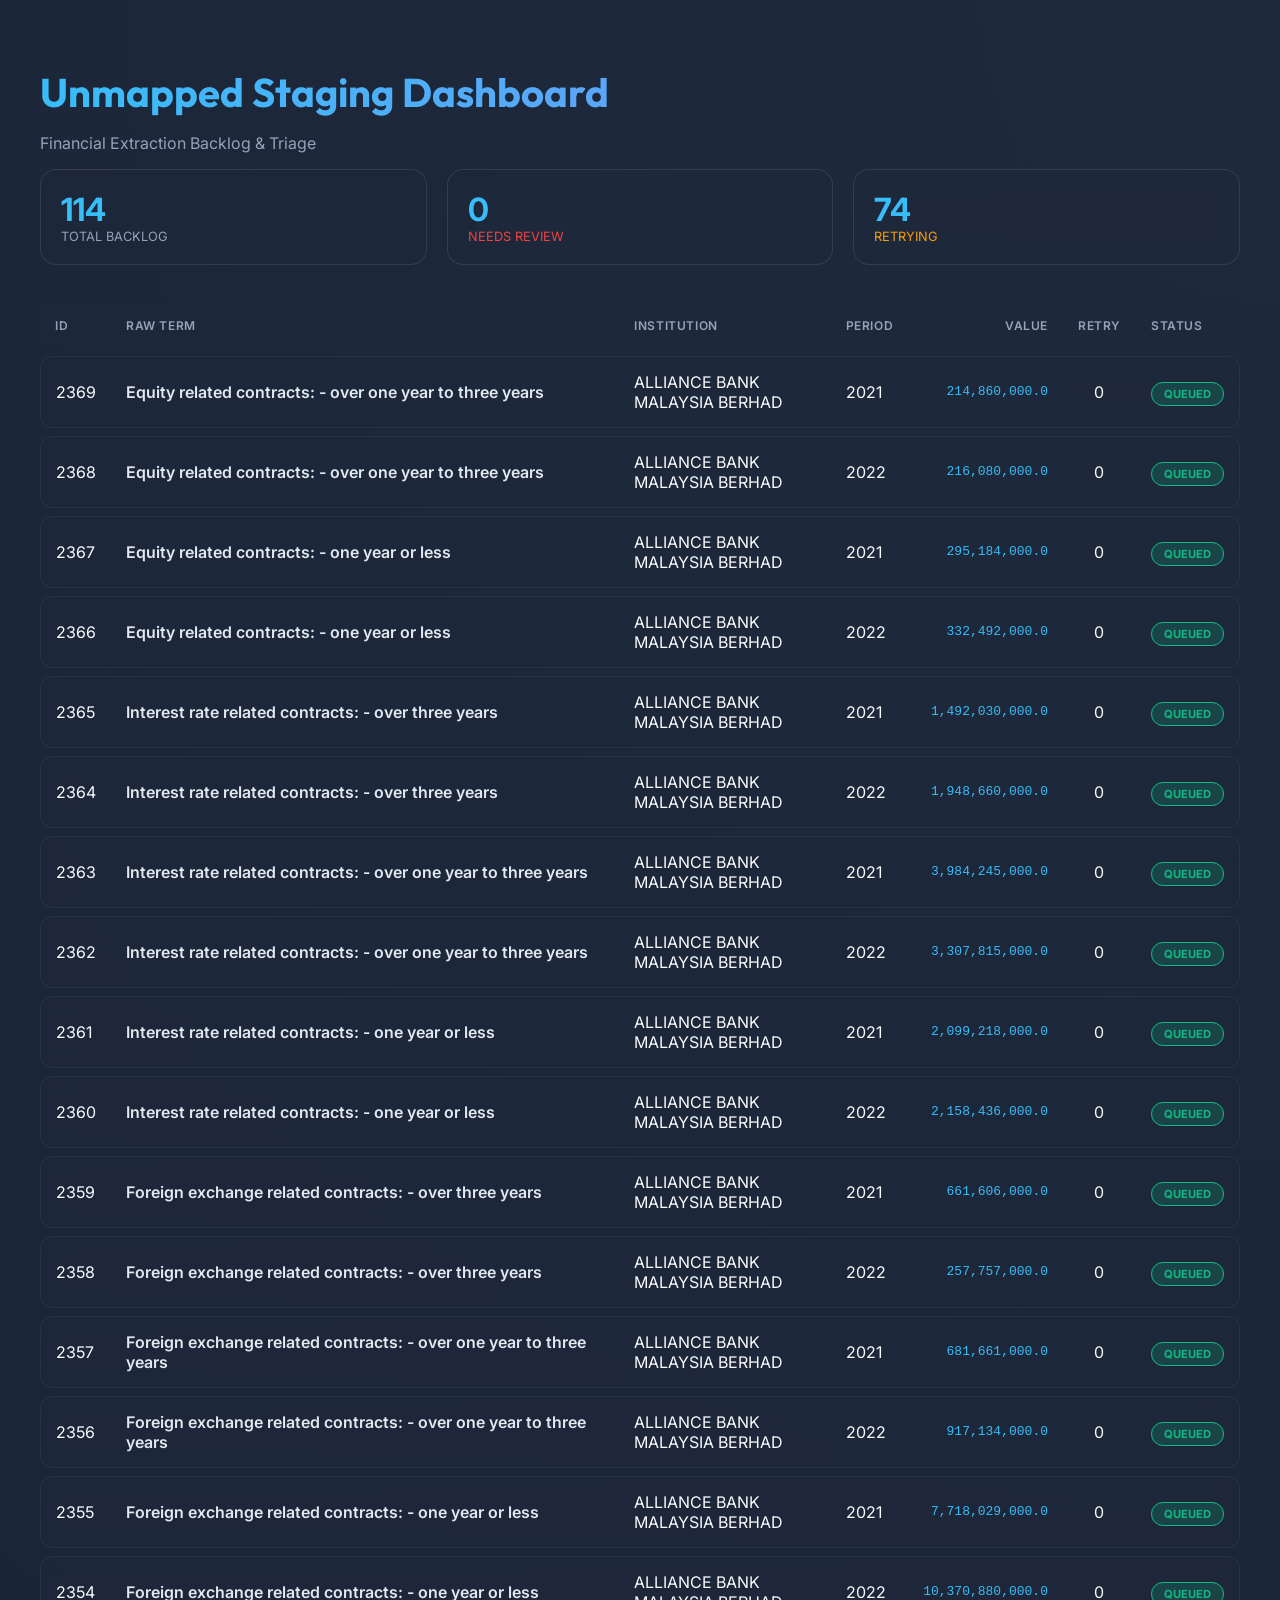
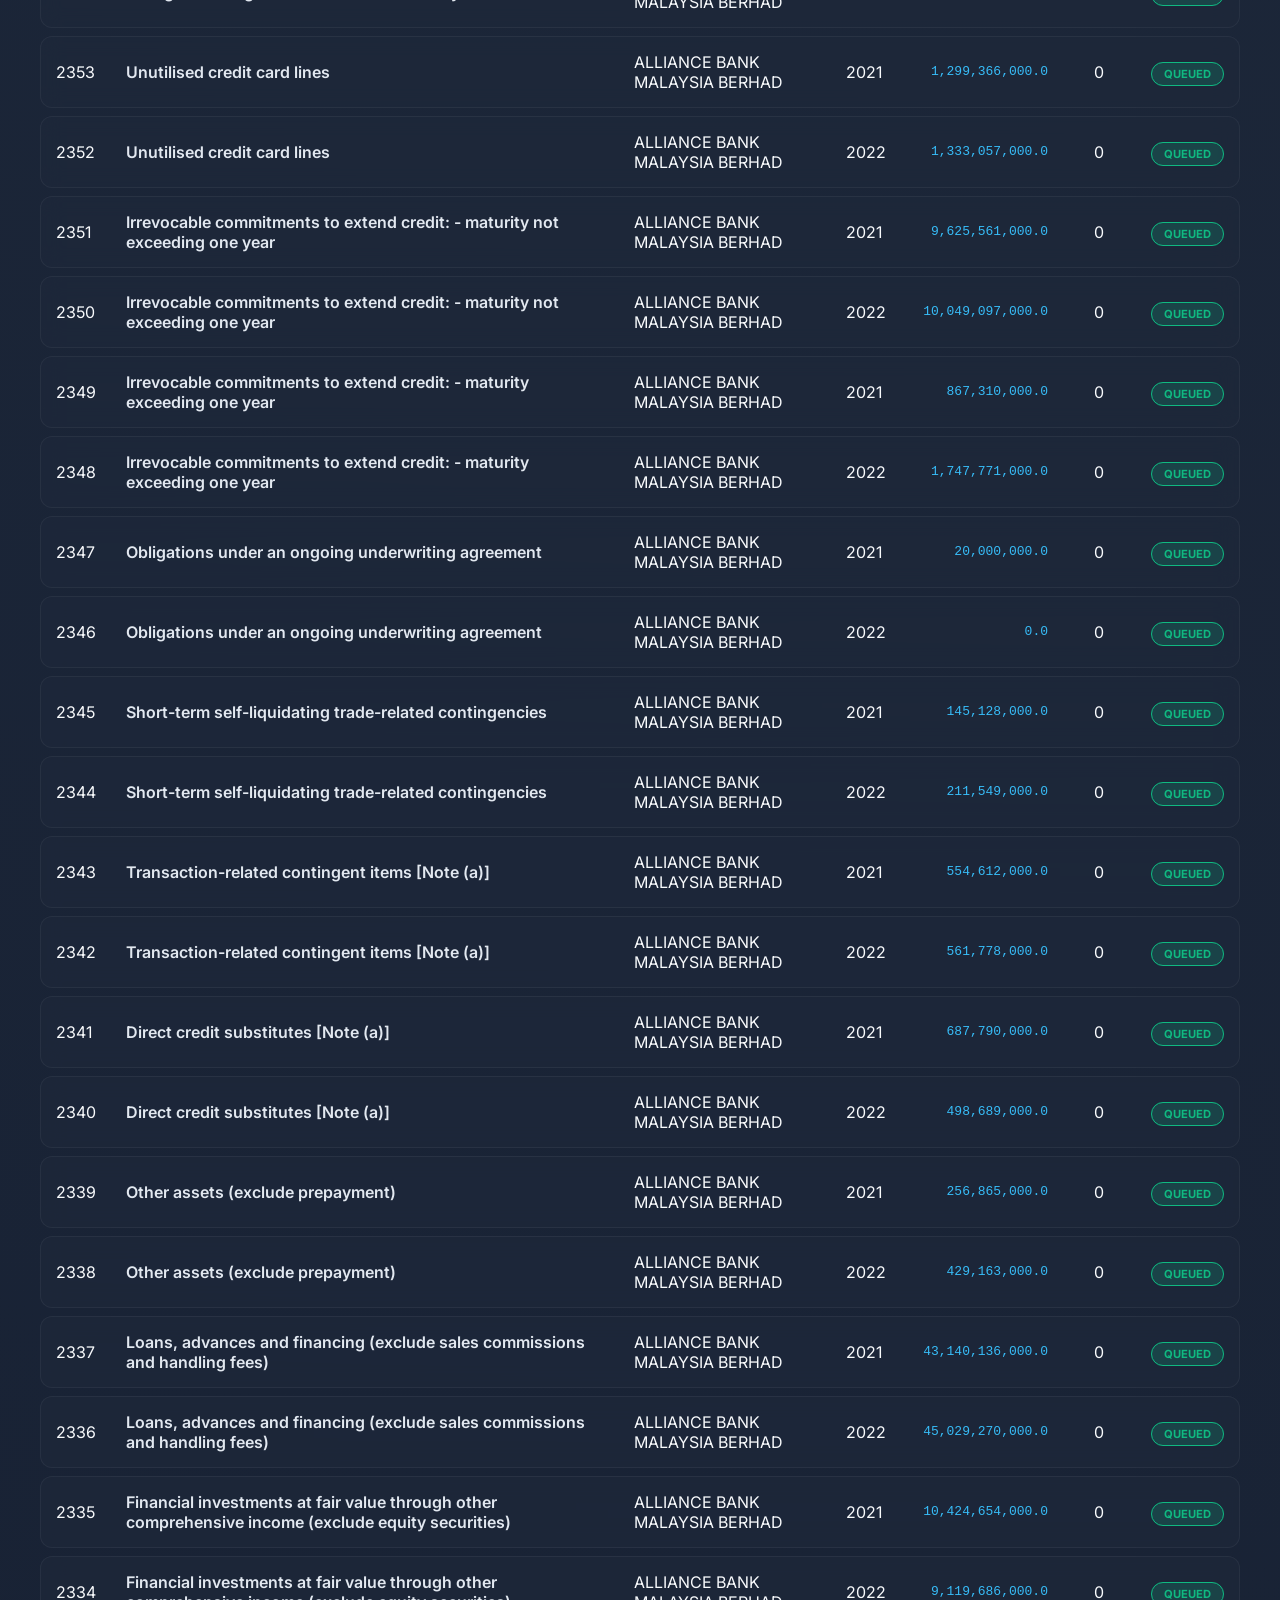
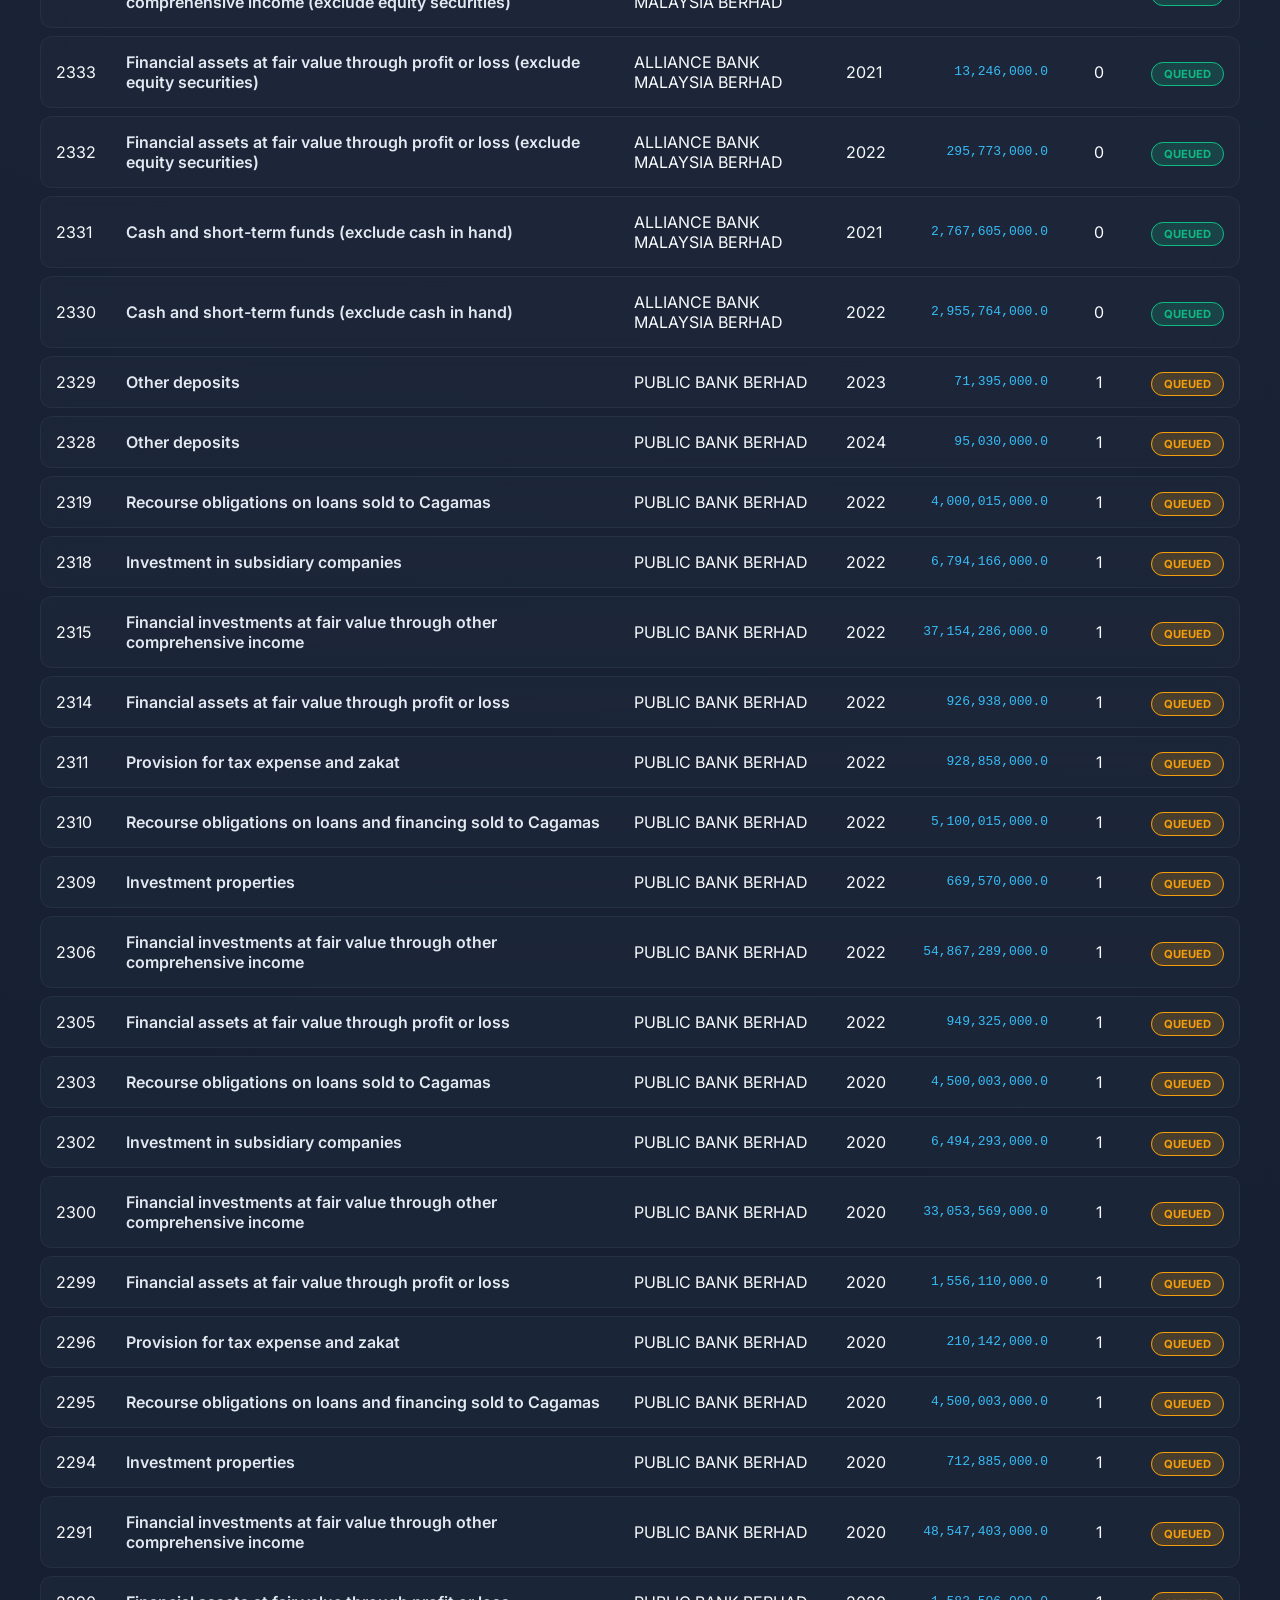
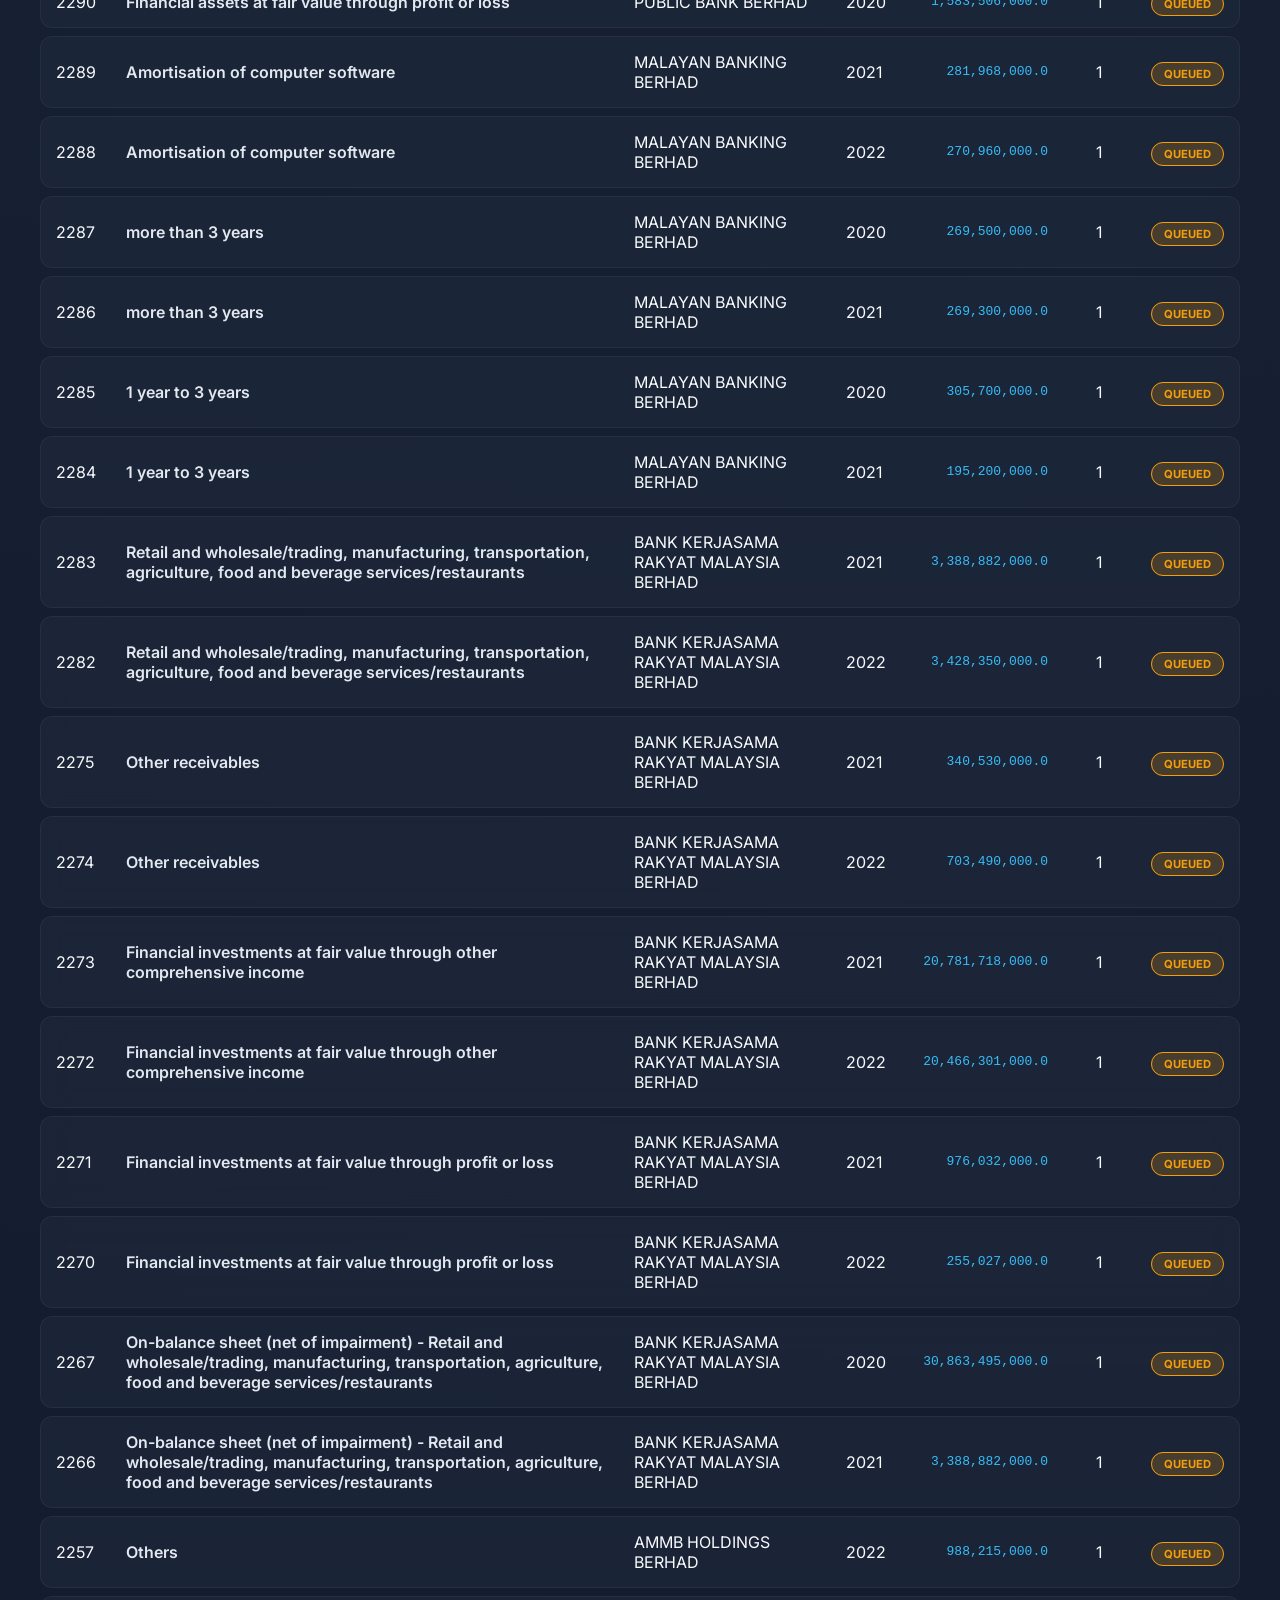
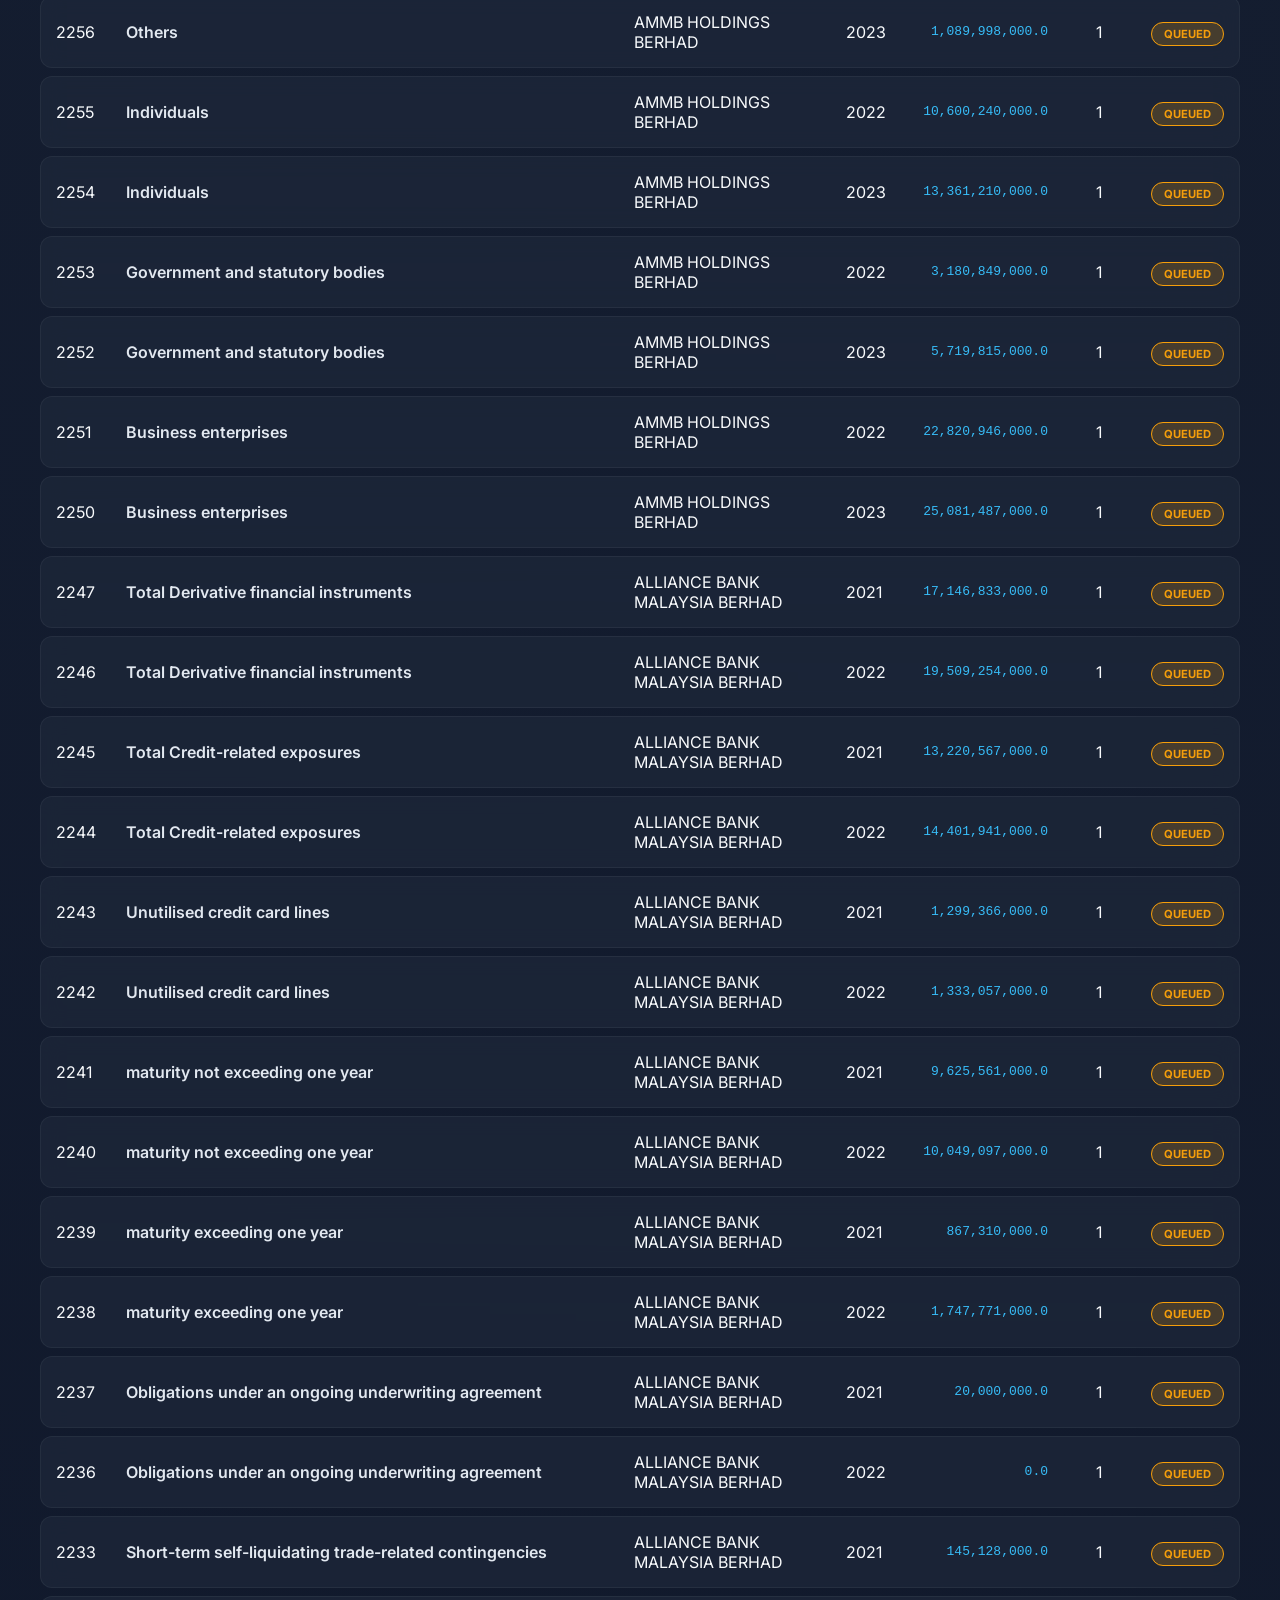
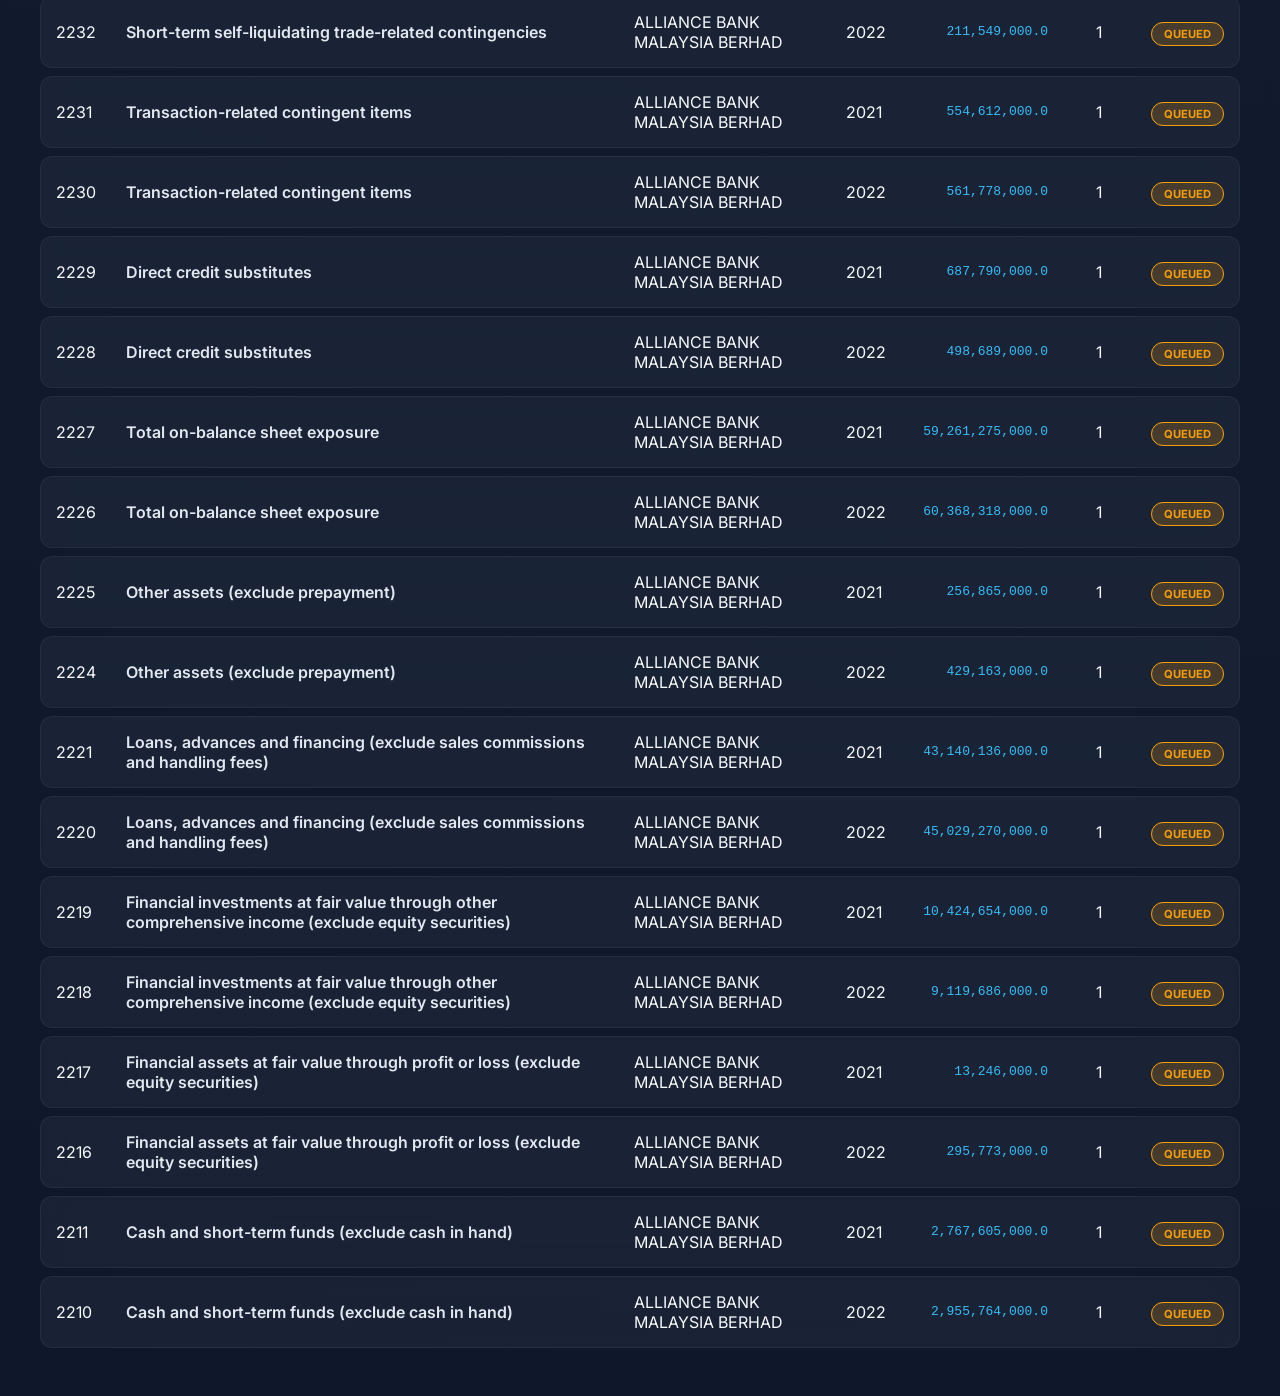
<file: unmapped_dashboard.html>
<!DOCTYPE html>
    <html lang="en">
    <head>
        <meta charset="UTF-8">
        <title>FS Factbase | Unmapped Staging</title>
        <style>
            @import url('https://fonts.googleapis.com/css2?family=Inter:wght@300;400;600&family=Outfit:wght@500;700&display=swap');
            
            :root {
                --bg: #0f172a;
                --card-bg: rgba(30, 41, 59, 0.7);
                --accent: #38bdf8;
                --text: #f8fafc;
                --review: #ef4444;
                --retrying: #f59e0b;
                --new: #10b981;
            }

            body {
                background-color: var(--bg);
                color: var(--text);
                font-family: 'Inter', sans-serif;
                margin: 0;
                padding: 40px;
                background-image: radial-gradient(circle at top right, #1e293b, #0f172a);
                min-height: 100vh;
            }

            h1 {
                font-family: 'Outfit', sans-serif;
                font-size: 2.5rem;
                margin-bottom: 0.5rem;
                background: linear-gradient(to right, #38bdf8, #818cf8);
                -webkit-background-clip: text;
                -webkit-text-fill-color: transparent;
            }

            .stats {
                display: flex;
                gap: 20px;
                margin-bottom: 30px;
            }

            .stat-card {
                background: var(--card-bg);
                backdrop-filter: blur(10px);
                border: 1px solid rgba(255,255,255,0.1);
                padding: 20px;
                border-radius: 16px;
                flex: 1;
            }

            .stat-val { font-size: 2rem; font-weight: 700; color: var(--accent); }
            .stat-label { font-size: 0.8rem; color: #94a3b8; text-transform: uppercase; }

            table {
                width: 100%;
                border-collapse: separate;
                border-spacing: 0 8px;
                margin-top: 20px;
            }

            th {
                padding: 15px;
                text-align: left;
                color: #94a3b8;
                font-weight: 600;
                text-transform: uppercase;
                font-size: 0.75rem;
                letter-spacing: 0.05em;
            }

            tr {
                background: var(--card-bg);
                backdrop-filter: blur(10px);
                transition: transform 0.2s, background 0.2s;
                border-radius: 12px;
            }

            tr:hover {
                transform: scale(1.005);
                background: rgba(30, 41, 59, 1);
                border: 1px solid var(--accent);
            }

            td {
                padding: 15px;
                border-top: 1px solid rgba(255,255,255,0.05);
                border-bottom: 1px solid rgba(255,255,255,0.05);
            }

            td:first-child { border-left: 1px solid rgba(255,255,255,0.05); border-radius: 12px 0 0 12px; }
            td:last-child { border-right: 1px solid rgba(255,255,255,0.05); border-radius: 0 12px 12px 0; }

            .term { font-weight: 600; color: #e2e8f0; }
            .value { font-family: monospace; color: var(--accent); text-align: right; }
            .retry { text-align: center; }

            .badge {
                padding: 4px 12px;
                border-radius: 20px;
                font-size: 0.7rem;
                font-weight: 700;
                text-transform: uppercase;
            }

            .review .badge { background: rgba(239, 68, 68, 0.2); color: #ef4444; border: 1px solid #ef4444; }
            .retrying .badge { background: rgba(245, 158, 11, 0.2); color: #f59e0b; border: 1px solid #f59e0b; }
            .new .badge { background: rgba(16, 185, 129, 0.2); color: #10b981; border: 1px solid #10b981; }

        </style>
    </head>
    <body>
        <h1>Unmapped Staging Dashboard</h1>
        <p style="color: #94a3b8">Financial Extraction Backlog & Triage</p>
        
        <div class="stats">
            <div class="stat-card">
                <div class="stat-val">114</div>
                <div class="stat-label">Total Backlog</div>
            </div>
            <div class="stat-card">
                <div class="stat-val">0</div>
                <div class="stat-label" style="color: var(--review)">Needs Review</div>
            </div>
            <div class="stat-card">
                <div class="stat-val">74</div>
                <div class="stat-label" style="color: var(--retrying)">Retrying</div>
            </div>
        </div>

        <table>
            <thead>
                <tr>
                    <th>ID</th>
                    <th>Raw Term</th>
                    <th>Institution</th>
                    <th>Period</th>
                    <th style="text-align: right">Value</th>
                    <th style="text-align: center">Retry</th>
                    <th>Status</th>
                </tr>
            </thead>
            <tbody>
                
        <tr class="new">
            <td>2369</td>
            <td class="term">Equity related contracts: - over one year to three years</td>
            <td>ALLIANCE BANK MALAYSIA BERHAD</td>
            <td>2021</td>
            <td class="value">214,860,000.0</td>
            <td class="retry">0</td>
            <td><span class="badge">QUEUED</span></td>
        </tr>
        
        <tr class="new">
            <td>2368</td>
            <td class="term">Equity related contracts: - over one year to three years</td>
            <td>ALLIANCE BANK MALAYSIA BERHAD</td>
            <td>2022</td>
            <td class="value">216,080,000.0</td>
            <td class="retry">0</td>
            <td><span class="badge">QUEUED</span></td>
        </tr>
        
        <tr class="new">
            <td>2367</td>
            <td class="term">Equity related contracts: - one year or less</td>
            <td>ALLIANCE BANK MALAYSIA BERHAD</td>
            <td>2021</td>
            <td class="value">295,184,000.0</td>
            <td class="retry">0</td>
            <td><span class="badge">QUEUED</span></td>
        </tr>
        
        <tr class="new">
            <td>2366</td>
            <td class="term">Equity related contracts: - one year or less</td>
            <td>ALLIANCE BANK MALAYSIA BERHAD</td>
            <td>2022</td>
            <td class="value">332,492,000.0</td>
            <td class="retry">0</td>
            <td><span class="badge">QUEUED</span></td>
        </tr>
        
        <tr class="new">
            <td>2365</td>
            <td class="term">Interest rate related contracts: - over three years</td>
            <td>ALLIANCE BANK MALAYSIA BERHAD</td>
            <td>2021</td>
            <td class="value">1,492,030,000.0</td>
            <td class="retry">0</td>
            <td><span class="badge">QUEUED</span></td>
        </tr>
        
        <tr class="new">
            <td>2364</td>
            <td class="term">Interest rate related contracts: - over three years</td>
            <td>ALLIANCE BANK MALAYSIA BERHAD</td>
            <td>2022</td>
            <td class="value">1,948,660,000.0</td>
            <td class="retry">0</td>
            <td><span class="badge">QUEUED</span></td>
        </tr>
        
        <tr class="new">
            <td>2363</td>
            <td class="term">Interest rate related contracts: - over one year to three years</td>
            <td>ALLIANCE BANK MALAYSIA BERHAD</td>
            <td>2021</td>
            <td class="value">3,984,245,000.0</td>
            <td class="retry">0</td>
            <td><span class="badge">QUEUED</span></td>
        </tr>
        
        <tr class="new">
            <td>2362</td>
            <td class="term">Interest rate related contracts: - over one year to three years</td>
            <td>ALLIANCE BANK MALAYSIA BERHAD</td>
            <td>2022</td>
            <td class="value">3,307,815,000.0</td>
            <td class="retry">0</td>
            <td><span class="badge">QUEUED</span></td>
        </tr>
        
        <tr class="new">
            <td>2361</td>
            <td class="term">Interest rate related contracts: - one year or less</td>
            <td>ALLIANCE BANK MALAYSIA BERHAD</td>
            <td>2021</td>
            <td class="value">2,099,218,000.0</td>
            <td class="retry">0</td>
            <td><span class="badge">QUEUED</span></td>
        </tr>
        
        <tr class="new">
            <td>2360</td>
            <td class="term">Interest rate related contracts: - one year or less</td>
            <td>ALLIANCE BANK MALAYSIA BERHAD</td>
            <td>2022</td>
            <td class="value">2,158,436,000.0</td>
            <td class="retry">0</td>
            <td><span class="badge">QUEUED</span></td>
        </tr>
        
        <tr class="new">
            <td>2359</td>
            <td class="term">Foreign exchange related contracts: - over three years</td>
            <td>ALLIANCE BANK MALAYSIA BERHAD</td>
            <td>2021</td>
            <td class="value">661,606,000.0</td>
            <td class="retry">0</td>
            <td><span class="badge">QUEUED</span></td>
        </tr>
        
        <tr class="new">
            <td>2358</td>
            <td class="term">Foreign exchange related contracts: - over three years</td>
            <td>ALLIANCE BANK MALAYSIA BERHAD</td>
            <td>2022</td>
            <td class="value">257,757,000.0</td>
            <td class="retry">0</td>
            <td><span class="badge">QUEUED</span></td>
        </tr>
        
        <tr class="new">
            <td>2357</td>
            <td class="term">Foreign exchange related contracts: - over one year to three years</td>
            <td>ALLIANCE BANK MALAYSIA BERHAD</td>
            <td>2021</td>
            <td class="value">681,661,000.0</td>
            <td class="retry">0</td>
            <td><span class="badge">QUEUED</span></td>
        </tr>
        
        <tr class="new">
            <td>2356</td>
            <td class="term">Foreign exchange related contracts: - over one year to three years</td>
            <td>ALLIANCE BANK MALAYSIA BERHAD</td>
            <td>2022</td>
            <td class="value">917,134,000.0</td>
            <td class="retry">0</td>
            <td><span class="badge">QUEUED</span></td>
        </tr>
        
        <tr class="new">
            <td>2355</td>
            <td class="term">Foreign exchange related contracts: - one year or less</td>
            <td>ALLIANCE BANK MALAYSIA BERHAD</td>
            <td>2021</td>
            <td class="value">7,718,029,000.0</td>
            <td class="retry">0</td>
            <td><span class="badge">QUEUED</span></td>
        </tr>
        
        <tr class="new">
            <td>2354</td>
            <td class="term">Foreign exchange related contracts: - one year or less</td>
            <td>ALLIANCE BANK MALAYSIA BERHAD</td>
            <td>2022</td>
            <td class="value">10,370,880,000.0</td>
            <td class="retry">0</td>
            <td><span class="badge">QUEUED</span></td>
        </tr>
        
        <tr class="new">
            <td>2353</td>
            <td class="term">Unutilised credit card lines</td>
            <td>ALLIANCE BANK MALAYSIA BERHAD</td>
            <td>2021</td>
            <td class="value">1,299,366,000.0</td>
            <td class="retry">0</td>
            <td><span class="badge">QUEUED</span></td>
        </tr>
        
        <tr class="new">
            <td>2352</td>
            <td class="term">Unutilised credit card lines</td>
            <td>ALLIANCE BANK MALAYSIA BERHAD</td>
            <td>2022</td>
            <td class="value">1,333,057,000.0</td>
            <td class="retry">0</td>
            <td><span class="badge">QUEUED</span></td>
        </tr>
        
        <tr class="new">
            <td>2351</td>
            <td class="term">Irrevocable commitments to extend credit: - maturity not exceeding one year</td>
            <td>ALLIANCE BANK MALAYSIA BERHAD</td>
            <td>2021</td>
            <td class="value">9,625,561,000.0</td>
            <td class="retry">0</td>
            <td><span class="badge">QUEUED</span></td>
        </tr>
        
        <tr class="new">
            <td>2350</td>
            <td class="term">Irrevocable commitments to extend credit: - maturity not exceeding one year</td>
            <td>ALLIANCE BANK MALAYSIA BERHAD</td>
            <td>2022</td>
            <td class="value">10,049,097,000.0</td>
            <td class="retry">0</td>
            <td><span class="badge">QUEUED</span></td>
        </tr>
        
        <tr class="new">
            <td>2349</td>
            <td class="term">Irrevocable commitments to extend credit: - maturity exceeding one year</td>
            <td>ALLIANCE BANK MALAYSIA BERHAD</td>
            <td>2021</td>
            <td class="value">867,310,000.0</td>
            <td class="retry">0</td>
            <td><span class="badge">QUEUED</span></td>
        </tr>
        
        <tr class="new">
            <td>2348</td>
            <td class="term">Irrevocable commitments to extend credit: - maturity exceeding one year</td>
            <td>ALLIANCE BANK MALAYSIA BERHAD</td>
            <td>2022</td>
            <td class="value">1,747,771,000.0</td>
            <td class="retry">0</td>
            <td><span class="badge">QUEUED</span></td>
        </tr>
        
        <tr class="new">
            <td>2347</td>
            <td class="term">Obligations under an ongoing underwriting agreement</td>
            <td>ALLIANCE BANK MALAYSIA BERHAD</td>
            <td>2021</td>
            <td class="value">20,000,000.0</td>
            <td class="retry">0</td>
            <td><span class="badge">QUEUED</span></td>
        </tr>
        
        <tr class="new">
            <td>2346</td>
            <td class="term">Obligations under an ongoing underwriting agreement</td>
            <td>ALLIANCE BANK MALAYSIA BERHAD</td>
            <td>2022</td>
            <td class="value">0.0</td>
            <td class="retry">0</td>
            <td><span class="badge">QUEUED</span></td>
        </tr>
        
        <tr class="new">
            <td>2345</td>
            <td class="term">Short-term self-liquidating trade-related contingencies</td>
            <td>ALLIANCE BANK MALAYSIA BERHAD</td>
            <td>2021</td>
            <td class="value">145,128,000.0</td>
            <td class="retry">0</td>
            <td><span class="badge">QUEUED</span></td>
        </tr>
        
        <tr class="new">
            <td>2344</td>
            <td class="term">Short-term self-liquidating trade-related contingencies</td>
            <td>ALLIANCE BANK MALAYSIA BERHAD</td>
            <td>2022</td>
            <td class="value">211,549,000.0</td>
            <td class="retry">0</td>
            <td><span class="badge">QUEUED</span></td>
        </tr>
        
        <tr class="new">
            <td>2343</td>
            <td class="term">Transaction-related contingent items [Note (a)]</td>
            <td>ALLIANCE BANK MALAYSIA BERHAD</td>
            <td>2021</td>
            <td class="value">554,612,000.0</td>
            <td class="retry">0</td>
            <td><span class="badge">QUEUED</span></td>
        </tr>
        
        <tr class="new">
            <td>2342</td>
            <td class="term">Transaction-related contingent items [Note (a)]</td>
            <td>ALLIANCE BANK MALAYSIA BERHAD</td>
            <td>2022</td>
            <td class="value">561,778,000.0</td>
            <td class="retry">0</td>
            <td><span class="badge">QUEUED</span></td>
        </tr>
        
        <tr class="new">
            <td>2341</td>
            <td class="term">Direct credit substitutes [Note (a)]</td>
            <td>ALLIANCE BANK MALAYSIA BERHAD</td>
            <td>2021</td>
            <td class="value">687,790,000.0</td>
            <td class="retry">0</td>
            <td><span class="badge">QUEUED</span></td>
        </tr>
        
        <tr class="new">
            <td>2340</td>
            <td class="term">Direct credit substitutes [Note (a)]</td>
            <td>ALLIANCE BANK MALAYSIA BERHAD</td>
            <td>2022</td>
            <td class="value">498,689,000.0</td>
            <td class="retry">0</td>
            <td><span class="badge">QUEUED</span></td>
        </tr>
        
        <tr class="new">
            <td>2339</td>
            <td class="term">Other assets (exclude prepayment)</td>
            <td>ALLIANCE BANK MALAYSIA BERHAD</td>
            <td>2021</td>
            <td class="value">256,865,000.0</td>
            <td class="retry">0</td>
            <td><span class="badge">QUEUED</span></td>
        </tr>
        
        <tr class="new">
            <td>2338</td>
            <td class="term">Other assets (exclude prepayment)</td>
            <td>ALLIANCE BANK MALAYSIA BERHAD</td>
            <td>2022</td>
            <td class="value">429,163,000.0</td>
            <td class="retry">0</td>
            <td><span class="badge">QUEUED</span></td>
        </tr>
        
        <tr class="new">
            <td>2337</td>
            <td class="term">Loans, advances and financing (exclude sales commissions and handling fees)</td>
            <td>ALLIANCE BANK MALAYSIA BERHAD</td>
            <td>2021</td>
            <td class="value">43,140,136,000.0</td>
            <td class="retry">0</td>
            <td><span class="badge">QUEUED</span></td>
        </tr>
        
        <tr class="new">
            <td>2336</td>
            <td class="term">Loans, advances and financing (exclude sales commissions and handling fees)</td>
            <td>ALLIANCE BANK MALAYSIA BERHAD</td>
            <td>2022</td>
            <td class="value">45,029,270,000.0</td>
            <td class="retry">0</td>
            <td><span class="badge">QUEUED</span></td>
        </tr>
        
        <tr class="new">
            <td>2335</td>
            <td class="term">Financial investments at fair value through other comprehensive income (exclude equity securities)</td>
            <td>ALLIANCE BANK MALAYSIA BERHAD</td>
            <td>2021</td>
            <td class="value">10,424,654,000.0</td>
            <td class="retry">0</td>
            <td><span class="badge">QUEUED</span></td>
        </tr>
        
        <tr class="new">
            <td>2334</td>
            <td class="term">Financial investments at fair value through other comprehensive income (exclude equity securities)</td>
            <td>ALLIANCE BANK MALAYSIA BERHAD</td>
            <td>2022</td>
            <td class="value">9,119,686,000.0</td>
            <td class="retry">0</td>
            <td><span class="badge">QUEUED</span></td>
        </tr>
        
        <tr class="new">
            <td>2333</td>
            <td class="term">Financial assets at fair value through profit or loss (exclude equity securities)</td>
            <td>ALLIANCE BANK MALAYSIA BERHAD</td>
            <td>2021</td>
            <td class="value">13,246,000.0</td>
            <td class="retry">0</td>
            <td><span class="badge">QUEUED</span></td>
        </tr>
        
        <tr class="new">
            <td>2332</td>
            <td class="term">Financial assets at fair value through profit or loss (exclude equity securities)</td>
            <td>ALLIANCE BANK MALAYSIA BERHAD</td>
            <td>2022</td>
            <td class="value">295,773,000.0</td>
            <td class="retry">0</td>
            <td><span class="badge">QUEUED</span></td>
        </tr>
        
        <tr class="new">
            <td>2331</td>
            <td class="term">Cash and short-term funds (exclude cash in hand)</td>
            <td>ALLIANCE BANK MALAYSIA BERHAD</td>
            <td>2021</td>
            <td class="value">2,767,605,000.0</td>
            <td class="retry">0</td>
            <td><span class="badge">QUEUED</span></td>
        </tr>
        
        <tr class="new">
            <td>2330</td>
            <td class="term">Cash and short-term funds (exclude cash in hand)</td>
            <td>ALLIANCE BANK MALAYSIA BERHAD</td>
            <td>2022</td>
            <td class="value">2,955,764,000.0</td>
            <td class="retry">0</td>
            <td><span class="badge">QUEUED</span></td>
        </tr>
        
        <tr class="retrying">
            <td>2329</td>
            <td class="term">Other deposits</td>
            <td>PUBLIC BANK BERHAD</td>
            <td>2023</td>
            <td class="value">71,395,000.0</td>
            <td class="retry">1</td>
            <td><span class="badge">QUEUED</span></td>
        </tr>
        
        <tr class="retrying">
            <td>2328</td>
            <td class="term">Other deposits</td>
            <td>PUBLIC BANK BERHAD</td>
            <td>2024</td>
            <td class="value">95,030,000.0</td>
            <td class="retry">1</td>
            <td><span class="badge">QUEUED</span></td>
        </tr>
        
        <tr class="retrying">
            <td>2319</td>
            <td class="term">Recourse obligations on loans sold to Cagamas</td>
            <td>PUBLIC BANK BERHAD</td>
            <td>2022</td>
            <td class="value">4,000,015,000.0</td>
            <td class="retry">1</td>
            <td><span class="badge">QUEUED</span></td>
        </tr>
        
        <tr class="retrying">
            <td>2318</td>
            <td class="term">Investment in subsidiary companies</td>
            <td>PUBLIC BANK BERHAD</td>
            <td>2022</td>
            <td class="value">6,794,166,000.0</td>
            <td class="retry">1</td>
            <td><span class="badge">QUEUED</span></td>
        </tr>
        
        <tr class="retrying">
            <td>2315</td>
            <td class="term">Financial investments at fair value through other comprehensive income</td>
            <td>PUBLIC BANK BERHAD</td>
            <td>2022</td>
            <td class="value">37,154,286,000.0</td>
            <td class="retry">1</td>
            <td><span class="badge">QUEUED</span></td>
        </tr>
        
        <tr class="retrying">
            <td>2314</td>
            <td class="term">Financial assets at fair value through profit or loss</td>
            <td>PUBLIC BANK BERHAD</td>
            <td>2022</td>
            <td class="value">926,938,000.0</td>
            <td class="retry">1</td>
            <td><span class="badge">QUEUED</span></td>
        </tr>
        
        <tr class="retrying">
            <td>2311</td>
            <td class="term">Provision for tax expense and zakat</td>
            <td>PUBLIC BANK BERHAD</td>
            <td>2022</td>
            <td class="value">928,858,000.0</td>
            <td class="retry">1</td>
            <td><span class="badge">QUEUED</span></td>
        </tr>
        
        <tr class="retrying">
            <td>2310</td>
            <td class="term">Recourse obligations on loans and financing sold to Cagamas</td>
            <td>PUBLIC BANK BERHAD</td>
            <td>2022</td>
            <td class="value">5,100,015,000.0</td>
            <td class="retry">1</td>
            <td><span class="badge">QUEUED</span></td>
        </tr>
        
        <tr class="retrying">
            <td>2309</td>
            <td class="term">Investment properties</td>
            <td>PUBLIC BANK BERHAD</td>
            <td>2022</td>
            <td class="value">669,570,000.0</td>
            <td class="retry">1</td>
            <td><span class="badge">QUEUED</span></td>
        </tr>
        
        <tr class="retrying">
            <td>2306</td>
            <td class="term">Financial investments at fair value through other comprehensive income</td>
            <td>PUBLIC BANK BERHAD</td>
            <td>2022</td>
            <td class="value">54,867,289,000.0</td>
            <td class="retry">1</td>
            <td><span class="badge">QUEUED</span></td>
        </tr>
        
        <tr class="retrying">
            <td>2305</td>
            <td class="term">Financial assets at fair value through profit or loss</td>
            <td>PUBLIC BANK BERHAD</td>
            <td>2022</td>
            <td class="value">949,325,000.0</td>
            <td class="retry">1</td>
            <td><span class="badge">QUEUED</span></td>
        </tr>
        
        <tr class="retrying">
            <td>2303</td>
            <td class="term">Recourse obligations on loans sold to Cagamas</td>
            <td>PUBLIC BANK BERHAD</td>
            <td>2020</td>
            <td class="value">4,500,003,000.0</td>
            <td class="retry">1</td>
            <td><span class="badge">QUEUED</span></td>
        </tr>
        
        <tr class="retrying">
            <td>2302</td>
            <td class="term">Investment in subsidiary companies</td>
            <td>PUBLIC BANK BERHAD</td>
            <td>2020</td>
            <td class="value">6,494,293,000.0</td>
            <td class="retry">1</td>
            <td><span class="badge">QUEUED</span></td>
        </tr>
        
        <tr class="retrying">
            <td>2300</td>
            <td class="term">Financial investments at fair value through other comprehensive income</td>
            <td>PUBLIC BANK BERHAD</td>
            <td>2020</td>
            <td class="value">33,053,569,000.0</td>
            <td class="retry">1</td>
            <td><span class="badge">QUEUED</span></td>
        </tr>
        
        <tr class="retrying">
            <td>2299</td>
            <td class="term">Financial assets at fair value through profit or loss</td>
            <td>PUBLIC BANK BERHAD</td>
            <td>2020</td>
            <td class="value">1,556,110,000.0</td>
            <td class="retry">1</td>
            <td><span class="badge">QUEUED</span></td>
        </tr>
        
        <tr class="retrying">
            <td>2296</td>
            <td class="term">Provision for tax expense and zakat</td>
            <td>PUBLIC BANK BERHAD</td>
            <td>2020</td>
            <td class="value">210,142,000.0</td>
            <td class="retry">1</td>
            <td><span class="badge">QUEUED</span></td>
        </tr>
        
        <tr class="retrying">
            <td>2295</td>
            <td class="term">Recourse obligations on loans and financing sold to Cagamas</td>
            <td>PUBLIC BANK BERHAD</td>
            <td>2020</td>
            <td class="value">4,500,003,000.0</td>
            <td class="retry">1</td>
            <td><span class="badge">QUEUED</span></td>
        </tr>
        
        <tr class="retrying">
            <td>2294</td>
            <td class="term">Investment properties</td>
            <td>PUBLIC BANK BERHAD</td>
            <td>2020</td>
            <td class="value">712,885,000.0</td>
            <td class="retry">1</td>
            <td><span class="badge">QUEUED</span></td>
        </tr>
        
        <tr class="retrying">
            <td>2291</td>
            <td class="term">Financial investments at fair value through other comprehensive income</td>
            <td>PUBLIC BANK BERHAD</td>
            <td>2020</td>
            <td class="value">48,547,403,000.0</td>
            <td class="retry">1</td>
            <td><span class="badge">QUEUED</span></td>
        </tr>
        
        <tr class="retrying">
            <td>2290</td>
            <td class="term">Financial assets at fair value through profit or loss</td>
            <td>PUBLIC BANK BERHAD</td>
            <td>2020</td>
            <td class="value">1,583,506,000.0</td>
            <td class="retry">1</td>
            <td><span class="badge">QUEUED</span></td>
        </tr>
        
        <tr class="retrying">
            <td>2289</td>
            <td class="term">Amortisation of computer software</td>
            <td>MALAYAN BANKING BERHAD</td>
            <td>2021</td>
            <td class="value">281,968,000.0</td>
            <td class="retry">1</td>
            <td><span class="badge">QUEUED</span></td>
        </tr>
        
        <tr class="retrying">
            <td>2288</td>
            <td class="term">Amortisation of computer software</td>
            <td>MALAYAN BANKING BERHAD</td>
            <td>2022</td>
            <td class="value">270,960,000.0</td>
            <td class="retry">1</td>
            <td><span class="badge">QUEUED</span></td>
        </tr>
        
        <tr class="retrying">
            <td>2287</td>
            <td class="term">more than 3 years</td>
            <td>MALAYAN BANKING BERHAD</td>
            <td>2020</td>
            <td class="value">269,500,000.0</td>
            <td class="retry">1</td>
            <td><span class="badge">QUEUED</span></td>
        </tr>
        
        <tr class="retrying">
            <td>2286</td>
            <td class="term">more than 3 years</td>
            <td>MALAYAN BANKING BERHAD</td>
            <td>2021</td>
            <td class="value">269,300,000.0</td>
            <td class="retry">1</td>
            <td><span class="badge">QUEUED</span></td>
        </tr>
        
        <tr class="retrying">
            <td>2285</td>
            <td class="term">1 year to 3 years</td>
            <td>MALAYAN BANKING BERHAD</td>
            <td>2020</td>
            <td class="value">305,700,000.0</td>
            <td class="retry">1</td>
            <td><span class="badge">QUEUED</span></td>
        </tr>
        
        <tr class="retrying">
            <td>2284</td>
            <td class="term">1 year to 3 years</td>
            <td>MALAYAN BANKING BERHAD</td>
            <td>2021</td>
            <td class="value">195,200,000.0</td>
            <td class="retry">1</td>
            <td><span class="badge">QUEUED</span></td>
        </tr>
        
        <tr class="retrying">
            <td>2283</td>
            <td class="term">Retail and wholesale/trading, manufacturing, transportation, agriculture, food and beverage services/restaurants</td>
            <td>BANK KERJASAMA RAKYAT MALAYSIA BERHAD</td>
            <td>2021</td>
            <td class="value">3,388,882,000.0</td>
            <td class="retry">1</td>
            <td><span class="badge">QUEUED</span></td>
        </tr>
        
        <tr class="retrying">
            <td>2282</td>
            <td class="term">Retail and wholesale/trading, manufacturing, transportation, agriculture, food and beverage services/restaurants</td>
            <td>BANK KERJASAMA RAKYAT MALAYSIA BERHAD</td>
            <td>2022</td>
            <td class="value">3,428,350,000.0</td>
            <td class="retry">1</td>
            <td><span class="badge">QUEUED</span></td>
        </tr>
        
        <tr class="retrying">
            <td>2275</td>
            <td class="term">Other receivables</td>
            <td>BANK KERJASAMA RAKYAT MALAYSIA BERHAD</td>
            <td>2021</td>
            <td class="value">340,530,000.0</td>
            <td class="retry">1</td>
            <td><span class="badge">QUEUED</span></td>
        </tr>
        
        <tr class="retrying">
            <td>2274</td>
            <td class="term">Other receivables</td>
            <td>BANK KERJASAMA RAKYAT MALAYSIA BERHAD</td>
            <td>2022</td>
            <td class="value">703,490,000.0</td>
            <td class="retry">1</td>
            <td><span class="badge">QUEUED</span></td>
        </tr>
        
        <tr class="retrying">
            <td>2273</td>
            <td class="term">Financial investments at fair value through other comprehensive income</td>
            <td>BANK KERJASAMA RAKYAT MALAYSIA BERHAD</td>
            <td>2021</td>
            <td class="value">20,781,718,000.0</td>
            <td class="retry">1</td>
            <td><span class="badge">QUEUED</span></td>
        </tr>
        
        <tr class="retrying">
            <td>2272</td>
            <td class="term">Financial investments at fair value through other comprehensive income</td>
            <td>BANK KERJASAMA RAKYAT MALAYSIA BERHAD</td>
            <td>2022</td>
            <td class="value">20,466,301,000.0</td>
            <td class="retry">1</td>
            <td><span class="badge">QUEUED</span></td>
        </tr>
        
        <tr class="retrying">
            <td>2271</td>
            <td class="term">Financial investments at fair value through profit or loss</td>
            <td>BANK KERJASAMA RAKYAT MALAYSIA BERHAD</td>
            <td>2021</td>
            <td class="value">976,032,000.0</td>
            <td class="retry">1</td>
            <td><span class="badge">QUEUED</span></td>
        </tr>
        
        <tr class="retrying">
            <td>2270</td>
            <td class="term">Financial investments at fair value through profit or loss</td>
            <td>BANK KERJASAMA RAKYAT MALAYSIA BERHAD</td>
            <td>2022</td>
            <td class="value">255,027,000.0</td>
            <td class="retry">1</td>
            <td><span class="badge">QUEUED</span></td>
        </tr>
        
        <tr class="retrying">
            <td>2267</td>
            <td class="term">On-balance sheet (net of impairment) - Retail and wholesale/trading, manufacturing, transportation, agriculture, food and beverage services/restaurants</td>
            <td>BANK KERJASAMA RAKYAT MALAYSIA BERHAD</td>
            <td>2020</td>
            <td class="value">30,863,495,000.0</td>
            <td class="retry">1</td>
            <td><span class="badge">QUEUED</span></td>
        </tr>
        
        <tr class="retrying">
            <td>2266</td>
            <td class="term">On-balance sheet (net of impairment) - Retail and wholesale/trading, manufacturing, transportation, agriculture, food and beverage services/restaurants</td>
            <td>BANK KERJASAMA RAKYAT MALAYSIA BERHAD</td>
            <td>2021</td>
            <td class="value">3,388,882,000.0</td>
            <td class="retry">1</td>
            <td><span class="badge">QUEUED</span></td>
        </tr>
        
        <tr class="retrying">
            <td>2257</td>
            <td class="term">Others</td>
            <td>AMMB HOLDINGS BERHAD</td>
            <td>2022</td>
            <td class="value">988,215,000.0</td>
            <td class="retry">1</td>
            <td><span class="badge">QUEUED</span></td>
        </tr>
        
        <tr class="retrying">
            <td>2256</td>
            <td class="term">Others</td>
            <td>AMMB HOLDINGS BERHAD</td>
            <td>2023</td>
            <td class="value">1,089,998,000.0</td>
            <td class="retry">1</td>
            <td><span class="badge">QUEUED</span></td>
        </tr>
        
        <tr class="retrying">
            <td>2255</td>
            <td class="term">Individuals</td>
            <td>AMMB HOLDINGS BERHAD</td>
            <td>2022</td>
            <td class="value">10,600,240,000.0</td>
            <td class="retry">1</td>
            <td><span class="badge">QUEUED</span></td>
        </tr>
        
        <tr class="retrying">
            <td>2254</td>
            <td class="term">Individuals</td>
            <td>AMMB HOLDINGS BERHAD</td>
            <td>2023</td>
            <td class="value">13,361,210,000.0</td>
            <td class="retry">1</td>
            <td><span class="badge">QUEUED</span></td>
        </tr>
        
        <tr class="retrying">
            <td>2253</td>
            <td class="term">Government and statutory bodies</td>
            <td>AMMB HOLDINGS BERHAD</td>
            <td>2022</td>
            <td class="value">3,180,849,000.0</td>
            <td class="retry">1</td>
            <td><span class="badge">QUEUED</span></td>
        </tr>
        
        <tr class="retrying">
            <td>2252</td>
            <td class="term">Government and statutory bodies</td>
            <td>AMMB HOLDINGS BERHAD</td>
            <td>2023</td>
            <td class="value">5,719,815,000.0</td>
            <td class="retry">1</td>
            <td><span class="badge">QUEUED</span></td>
        </tr>
        
        <tr class="retrying">
            <td>2251</td>
            <td class="term">Business enterprises</td>
            <td>AMMB HOLDINGS BERHAD</td>
            <td>2022</td>
            <td class="value">22,820,946,000.0</td>
            <td class="retry">1</td>
            <td><span class="badge">QUEUED</span></td>
        </tr>
        
        <tr class="retrying">
            <td>2250</td>
            <td class="term">Business enterprises</td>
            <td>AMMB HOLDINGS BERHAD</td>
            <td>2023</td>
            <td class="value">25,081,487,000.0</td>
            <td class="retry">1</td>
            <td><span class="badge">QUEUED</span></td>
        </tr>
        
        <tr class="retrying">
            <td>2247</td>
            <td class="term">Total Derivative financial instruments</td>
            <td>ALLIANCE BANK MALAYSIA BERHAD</td>
            <td>2021</td>
            <td class="value">17,146,833,000.0</td>
            <td class="retry">1</td>
            <td><span class="badge">QUEUED</span></td>
        </tr>
        
        <tr class="retrying">
            <td>2246</td>
            <td class="term">Total Derivative financial instruments</td>
            <td>ALLIANCE BANK MALAYSIA BERHAD</td>
            <td>2022</td>
            <td class="value">19,509,254,000.0</td>
            <td class="retry">1</td>
            <td><span class="badge">QUEUED</span></td>
        </tr>
        
        <tr class="retrying">
            <td>2245</td>
            <td class="term">Total Credit-related exposures</td>
            <td>ALLIANCE BANK MALAYSIA BERHAD</td>
            <td>2021</td>
            <td class="value">13,220,567,000.0</td>
            <td class="retry">1</td>
            <td><span class="badge">QUEUED</span></td>
        </tr>
        
        <tr class="retrying">
            <td>2244</td>
            <td class="term">Total Credit-related exposures</td>
            <td>ALLIANCE BANK MALAYSIA BERHAD</td>
            <td>2022</td>
            <td class="value">14,401,941,000.0</td>
            <td class="retry">1</td>
            <td><span class="badge">QUEUED</span></td>
        </tr>
        
        <tr class="retrying">
            <td>2243</td>
            <td class="term">Unutilised credit card lines</td>
            <td>ALLIANCE BANK MALAYSIA BERHAD</td>
            <td>2021</td>
            <td class="value">1,299,366,000.0</td>
            <td class="retry">1</td>
            <td><span class="badge">QUEUED</span></td>
        </tr>
        
        <tr class="retrying">
            <td>2242</td>
            <td class="term">Unutilised credit card lines</td>
            <td>ALLIANCE BANK MALAYSIA BERHAD</td>
            <td>2022</td>
            <td class="value">1,333,057,000.0</td>
            <td class="retry">1</td>
            <td><span class="badge">QUEUED</span></td>
        </tr>
        
        <tr class="retrying">
            <td>2241</td>
            <td class="term">maturity not exceeding one year</td>
            <td>ALLIANCE BANK MALAYSIA BERHAD</td>
            <td>2021</td>
            <td class="value">9,625,561,000.0</td>
            <td class="retry">1</td>
            <td><span class="badge">QUEUED</span></td>
        </tr>
        
        <tr class="retrying">
            <td>2240</td>
            <td class="term">maturity not exceeding one year</td>
            <td>ALLIANCE BANK MALAYSIA BERHAD</td>
            <td>2022</td>
            <td class="value">10,049,097,000.0</td>
            <td class="retry">1</td>
            <td><span class="badge">QUEUED</span></td>
        </tr>
        
        <tr class="retrying">
            <td>2239</td>
            <td class="term">maturity exceeding one year</td>
            <td>ALLIANCE BANK MALAYSIA BERHAD</td>
            <td>2021</td>
            <td class="value">867,310,000.0</td>
            <td class="retry">1</td>
            <td><span class="badge">QUEUED</span></td>
        </tr>
        
        <tr class="retrying">
            <td>2238</td>
            <td class="term">maturity exceeding one year</td>
            <td>ALLIANCE BANK MALAYSIA BERHAD</td>
            <td>2022</td>
            <td class="value">1,747,771,000.0</td>
            <td class="retry">1</td>
            <td><span class="badge">QUEUED</span></td>
        </tr>
        
        <tr class="retrying">
            <td>2237</td>
            <td class="term">Obligations under an ongoing underwriting agreement</td>
            <td>ALLIANCE BANK MALAYSIA BERHAD</td>
            <td>2021</td>
            <td class="value">20,000,000.0</td>
            <td class="retry">1</td>
            <td><span class="badge">QUEUED</span></td>
        </tr>
        
        <tr class="retrying">
            <td>2236</td>
            <td class="term">Obligations under an ongoing underwriting agreement</td>
            <td>ALLIANCE BANK MALAYSIA BERHAD</td>
            <td>2022</td>
            <td class="value">0.0</td>
            <td class="retry">1</td>
            <td><span class="badge">QUEUED</span></td>
        </tr>
        
        <tr class="retrying">
            <td>2233</td>
            <td class="term">Short-term self-liquidating trade-related contingencies</td>
            <td>ALLIANCE BANK MALAYSIA BERHAD</td>
            <td>2021</td>
            <td class="value">145,128,000.0</td>
            <td class="retry">1</td>
            <td><span class="badge">QUEUED</span></td>
        </tr>
        
        <tr class="retrying">
            <td>2232</td>
            <td class="term">Short-term self-liquidating trade-related contingencies</td>
            <td>ALLIANCE BANK MALAYSIA BERHAD</td>
            <td>2022</td>
            <td class="value">211,549,000.0</td>
            <td class="retry">1</td>
            <td><span class="badge">QUEUED</span></td>
        </tr>
        
        <tr class="retrying">
            <td>2231</td>
            <td class="term">Transaction-related contingent items</td>
            <td>ALLIANCE BANK MALAYSIA BERHAD</td>
            <td>2021</td>
            <td class="value">554,612,000.0</td>
            <td class="retry">1</td>
            <td><span class="badge">QUEUED</span></td>
        </tr>
        
        <tr class="retrying">
            <td>2230</td>
            <td class="term">Transaction-related contingent items</td>
            <td>ALLIANCE BANK MALAYSIA BERHAD</td>
            <td>2022</td>
            <td class="value">561,778,000.0</td>
            <td class="retry">1</td>
            <td><span class="badge">QUEUED</span></td>
        </tr>
        
        <tr class="retrying">
            <td>2229</td>
            <td class="term">Direct credit substitutes</td>
            <td>ALLIANCE BANK MALAYSIA BERHAD</td>
            <td>2021</td>
            <td class="value">687,790,000.0</td>
            <td class="retry">1</td>
            <td><span class="badge">QUEUED</span></td>
        </tr>
        
        <tr class="retrying">
            <td>2228</td>
            <td class="term">Direct credit substitutes</td>
            <td>ALLIANCE BANK MALAYSIA BERHAD</td>
            <td>2022</td>
            <td class="value">498,689,000.0</td>
            <td class="retry">1</td>
            <td><span class="badge">QUEUED</span></td>
        </tr>
        
        <tr class="retrying">
            <td>2227</td>
            <td class="term">Total on-balance sheet exposure</td>
            <td>ALLIANCE BANK MALAYSIA BERHAD</td>
            <td>2021</td>
            <td class="value">59,261,275,000.0</td>
            <td class="retry">1</td>
            <td><span class="badge">QUEUED</span></td>
        </tr>
        
        <tr class="retrying">
            <td>2226</td>
            <td class="term">Total on-balance sheet exposure</td>
            <td>ALLIANCE BANK MALAYSIA BERHAD</td>
            <td>2022</td>
            <td class="value">60,368,318,000.0</td>
            <td class="retry">1</td>
            <td><span class="badge">QUEUED</span></td>
        </tr>
        
        <tr class="retrying">
            <td>2225</td>
            <td class="term">Other assets (exclude prepayment)</td>
            <td>ALLIANCE BANK MALAYSIA BERHAD</td>
            <td>2021</td>
            <td class="value">256,865,000.0</td>
            <td class="retry">1</td>
            <td><span class="badge">QUEUED</span></td>
        </tr>
        
        <tr class="retrying">
            <td>2224</td>
            <td class="term">Other assets (exclude prepayment)</td>
            <td>ALLIANCE BANK MALAYSIA BERHAD</td>
            <td>2022</td>
            <td class="value">429,163,000.0</td>
            <td class="retry">1</td>
            <td><span class="badge">QUEUED</span></td>
        </tr>
        
        <tr class="retrying">
            <td>2221</td>
            <td class="term">Loans, advances and financing (exclude sales commissions and handling fees)</td>
            <td>ALLIANCE BANK MALAYSIA BERHAD</td>
            <td>2021</td>
            <td class="value">43,140,136,000.0</td>
            <td class="retry">1</td>
            <td><span class="badge">QUEUED</span></td>
        </tr>
        
        <tr class="retrying">
            <td>2220</td>
            <td class="term">Loans, advances and financing (exclude sales commissions and handling fees)</td>
            <td>ALLIANCE BANK MALAYSIA BERHAD</td>
            <td>2022</td>
            <td class="value">45,029,270,000.0</td>
            <td class="retry">1</td>
            <td><span class="badge">QUEUED</span></td>
        </tr>
        
        <tr class="retrying">
            <td>2219</td>
            <td class="term">Financial investments at fair value through other comprehensive income (exclude equity securities)</td>
            <td>ALLIANCE BANK MALAYSIA BERHAD</td>
            <td>2021</td>
            <td class="value">10,424,654,000.0</td>
            <td class="retry">1</td>
            <td><span class="badge">QUEUED</span></td>
        </tr>
        
        <tr class="retrying">
            <td>2218</td>
            <td class="term">Financial investments at fair value through other comprehensive income (exclude equity securities)</td>
            <td>ALLIANCE BANK MALAYSIA BERHAD</td>
            <td>2022</td>
            <td class="value">9,119,686,000.0</td>
            <td class="retry">1</td>
            <td><span class="badge">QUEUED</span></td>
        </tr>
        
        <tr class="retrying">
            <td>2217</td>
            <td class="term">Financial assets at fair value through profit or loss (exclude equity securities)</td>
            <td>ALLIANCE BANK MALAYSIA BERHAD</td>
            <td>2021</td>
            <td class="value">13,246,000.0</td>
            <td class="retry">1</td>
            <td><span class="badge">QUEUED</span></td>
        </tr>
        
        <tr class="retrying">
            <td>2216</td>
            <td class="term">Financial assets at fair value through profit or loss (exclude equity securities)</td>
            <td>ALLIANCE BANK MALAYSIA BERHAD</td>
            <td>2022</td>
            <td class="value">295,773,000.0</td>
            <td class="retry">1</td>
            <td><span class="badge">QUEUED</span></td>
        </tr>
        
        <tr class="retrying">
            <td>2211</td>
            <td class="term">Cash and short-term funds (exclude cash in hand)</td>
            <td>ALLIANCE BANK MALAYSIA BERHAD</td>
            <td>2021</td>
            <td class="value">2,767,605,000.0</td>
            <td class="retry">1</td>
            <td><span class="badge">QUEUED</span></td>
        </tr>
        
        <tr class="retrying">
            <td>2210</td>
            <td class="term">Cash and short-term funds (exclude cash in hand)</td>
            <td>ALLIANCE BANK MALAYSIA BERHAD</td>
            <td>2022</td>
            <td class="value">2,955,764,000.0</td>
            <td class="retry">1</td>
            <td><span class="badge">QUEUED</span></td>
        </tr>
        
            </tbody>
        </table>
    </body>
    </html>
</file>
